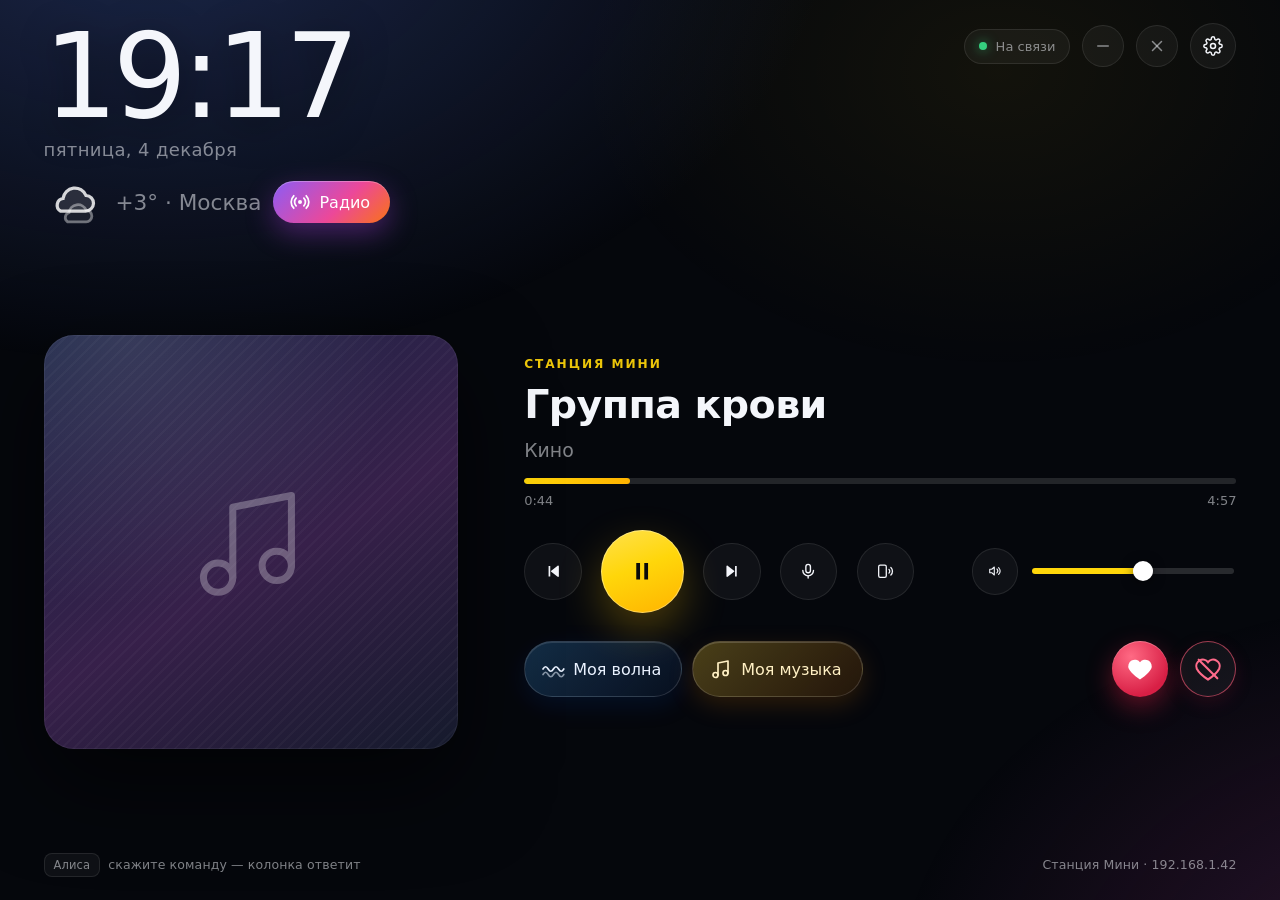
<file: Resources/index.html>
<!doctype html>
<html lang="ru">
<head>
<meta charset="utf-8">
<meta name="viewport" content="width=device-width, initial-scale=1, viewport-fit=cover">
<meta name="color-scheme" content="dark">
<title>Станция</title>
<style>
  :root {
    --bg: #05070c;
    --text: #f4f6fb;
    --muted: rgba(244, 246, 251, .52);
    --line: rgba(255, 255, 255, .09);
    --panel: rgba(255, 255, 255, .045);
    --accent: #ffd60a;
    --accent-2: #ffb300;
    --ok: #35d07f;
    --warn: #ffb020;
    --err: #ff5c5c;
  }
  * { -webkit-tap-highlight-color: transparent; }
  button:focus, input:focus, .round:focus, .iconbtn:focus { outline: none; }
  html, body {
    margin: 0; padding: 0; height: 100%; overflow: hidden;
    background: var(--bg); color: var(--text);
    font-family: -apple-system, "Roboto", "Segoe UI", system-ui, sans-serif;
    user-select: none; -webkit-user-select: none;
  }
  body::before {
    content: ""; position: fixed; inset: 0; pointer-events: none;
    background:
      radial-gradient(1100px 760px at 12% -12%, rgba(48, 68, 130, .55) 0%, transparent 62%),
      radial-gradient(900px 680px at 112% 112%, rgba(96, 36, 92, .45) 0%, transparent 60%),
      radial-gradient(700px 500px at 78% 8%, rgba(255, 214, 10, .06) 0%, transparent 60%);
  }
  /* ---------- weather background ---------- */
  .sky {
    position: fixed; left: 0; top: 0; right: 0; bottom: 0;
    overflow: hidden; pointer-events: none; z-index: 0;
    opacity: 1;
  }
  .sky > div { position: absolute; }
  .sky .sun, .sky .clouds, .sky .rainbox, .sky .snowbox,
  .sky .fogbox, .sky .flash { display: none; }
  .sky.w-sun .sun { display: block; }
  .sky.w-partly .sun, .sky.w-partly .clouds { display: block; }
  .sky.w-cloud .clouds { display: block; }
  .sky.w-rain .clouds, .sky.w-rain .rainbox { display: block; }
  .sky.w-thunder .clouds, .sky.w-thunder .rainbox, .sky.w-thunder .flash { display: block; }
  .sky.w-snow .clouds, .sky.w-snow .snowbox { display: block; }
  .sky.w-fog .fogbox { display: block; }

  .sun {
    width: 50vmax; height: 50vmax; right: -13vmax; top: -17vmax;
    border-radius: 50%;
    background: radial-gradient(circle, rgba(255, 214, 10, .40) 0%, rgba(255, 176, 0, .16) 38%, rgba(255, 176, 0, 0) 68%);
    animation: skySun 9s ease-in-out infinite;
  }
  @keyframes skySun {
    50% { transform: scale(1.07); opacity: .82; }
  }

  .cloud {
    position: absolute;
    width: 58vmax; height: 24vmax; border-radius: 50%;
    background: radial-gradient(ellipse at center,
      rgba(255, 255, 255, .22) 0%,
      rgba(255, 255, 255, .09) 52%,
      rgba(255, 255, 255, 0) 72%);
    animation: skyDrift linear infinite;
  }
  .c1 { top: 2%; left: -60vmax; animation-duration: 110s; }
  .c2 { top: 22%; left: -70vmax; animation-duration: 150s; animation-direction: reverse; opacity: .8; }
  .c3 { top: 46%; left: -65vmax; animation-duration: 190s; opacity: .65; }
  @keyframes skyDrift {
    from { transform: translateX(0); }
    to { transform: translateX(170vmax); }
  }

  .rainbox, .snowbox { left: 0; top: 0; right: 0; bottom: 0; }
  .drop {
    position: absolute; top: -18vh; width: 1.5px; height: 12vh;
    background: linear-gradient(180deg, rgba(150, 200, 255, 0), rgba(150, 200, 255, .55));
    animation: skyFall linear infinite;
  }
  @keyframes skyFall {
    from { transform: translateY(0); }
    to { transform: translateY(130vh); }
  }
  .flake {
    position: absolute; top: -6vh; width: 5px; height: 5px; border-radius: 50%;
    background: rgba(240, 248, 255, .85);
    box-shadow: 0 0 6px rgba(240, 248, 255, .45);
    animation: skySnow linear infinite;
  }
  @keyframes skySnow {
    from { transform: translate(0, 0); }
    to { transform: translate(3vw, 112vh); }
  }

  .fog {
    left: -25vw; width: 150vw; height: 26vh;
    background: linear-gradient(90deg,
      rgba(200, 210, 230, 0) 0%,
      rgba(200, 210, 230, .14) 45%,
      rgba(200, 210, 230, 0) 100%);
    animation: skyFog 26s ease-in-out infinite alternate;
  }
  .f1 { top: 18%; animation-duration: 22s; }
  .f2 { top: 42%; animation-duration: 34s; animation-direction: alternate-reverse; opacity: .7; }
  @keyframes skyFog {
    from { transform: translateX(-4vw); opacity: .45; }
    to { transform: translateX(4vw); opacity: .9; }
  }

  .flash {
    left: 0; top: 0; right: 0; bottom: 0;
    background: #ffffff;
    opacity: 0;
    animation: skyFlash 7.5s steps(1, end) infinite;
  }
  @keyframes skyFlash {
    0%, 90%, 100% { opacity: 0; }
    91% { opacity: .18; }
    92% { opacity: 0; }
    93% { opacity: .12; }
    94% { opacity: 0; }
  }

  .app {
    position: relative; z-index: 2; height: 100%; box-sizing: border-box;
    display: grid; grid-template-rows: auto 1fr auto;
    padding: clamp(18px, 2.6vh, 34px) clamp(20px, 3.4vw, 56px);
    gap: clamp(10px, 1.6vh, 22px);
  }
  /* ---------- header ---------- */
  header { display: flex; align-items: flex-start; justify-content: space-between; gap: 16px; }
  .clock {
    font-size: 104px;
    font-size: clamp(62px, 13vh, 150px); line-height: .92; font-weight: 200;
    letter-spacing: -.045em; font-variant-numeric: tabular-nums;
    text-shadow: 0 8px 40px rgba(0, 0, 0, .45);
  }
  /* ---------- варианты часов ---------- */
  .clock.neon {
    color: #8ef6ff; font-weight: 300; letter-spacing: .01em;
    text-shadow: 0 0 10px rgba(70, 230, 255, .9), 0 0 34px rgba(0, 150, 255, .55),
                 0 0 80px rgba(0, 90, 255, .35);
    animation: neonPulse 4.5s ease-in-out infinite;
  }
  @keyframes neonPulse {
    50% {
      text-shadow: 0 0 14px rgba(120, 245, 255, 1), 0 0 46px rgba(0, 170, 255, .7),
                   0 0 110px rgba(0, 110, 255, .45);
    }
  }
  .clock.mono {
    font-family: "Droid Sans Mono", "Courier New", monospace;
    font-weight: 400; letter-spacing: .06em; color: #c8ffe0;
    text-shadow: 0 0 16px rgba(80, 255, 170, .45);
  }
  .clock.stack { line-height: .78; letter-spacing: -.05em; }
  .clock.stack .stack-m {
    display: block; font-size: .52em; letter-spacing: .02em;
    color: #9fb2cc; margin-top: .06em;
  }
  .clock.flip { display: flex; align-items: center; letter-spacing: 0; margin-bottom: 6px; }
  .clock.flip .flipcard {
    display: inline-block; padding: .04em .13em .08em; border-radius: 14px;
    background: linear-gradient(180deg, #232c3d 0%, #121824 52%, #0b0f17 53%, #161d29 100%);
    border: 1px solid rgba(255, 255, 255, .14);
    box-shadow: inset 0 1px 0 rgba(255, 255, 255, .18), 0 12px 30px rgba(0, 0, 0, .5);
    animation: flipIn .55s ease-out;
  }
  .clock.flip .flipsep { padding: 0 .06em; color: #8b9bb4; }
  @keyframes flipIn {
    from { transform: rotateX(-88deg); opacity: .2; }
    to { transform: rotateX(0); opacity: 1; }
  }
  /* ---------- размер и положение блока времени ---------- */
  header { position: relative; }
  body.pos-center header { -webkit-justify-content: center; justify-content: center; }
  body.pos-center header .topright { position: absolute; right: 0; top: 0; }
  body.pos-center .timebox { text-align: center; }
  body.pos-center .timebox .weather { -webkit-justify-content: center; justify-content: center; }
  body.pos-right header { -webkit-flex-direction: row-reverse; flex-direction: row-reverse; }
  body.pos-right .timebox { text-align: right; }
  body.pos-right .timebox .weather { -webkit-justify-content: flex-end; justify-content: flex-end; }

  body.size-s .timebox .clock { font-size: clamp(44px, 8.4vh, 92px); }
  body.size-l .timebox .clock { font-size: clamp(78px, 17vh, 190px); }
  body.size-s .timebox .date { font-size: clamp(13px, 1.7vh, 17px); }
  body.size-l .timebox .date { font-size: clamp(17px, 2.3vh, 24px); }
  body.size-s .timebox .weather { font-size: clamp(15px, 2vh, 21px); }
  body.size-l .timebox .weather { font-size: clamp(20px, 3vh, 32px); }
  body.size-s .timebox .wicon { width: 48px; height: 48px; }
  body.size-l .timebox .wicon { width: 78px; height: 78px; }
  body.size-s .timebox .clock.flip { font-size: clamp(40px, 7vh, 70px); }
  body.size-l .timebox .clock.flip { font-size: clamp(60px, 11vh, 120px); }
  body.size-s .timebox .clock.stack { font-size: clamp(40px, 8vh, 80px); }
  body.size-l .timebox .clock.stack { font-size: clamp(60px, 12vh, 130px); }

  .chips { display: flex; flex-wrap: wrap; margin: -4px; }  .chip {
    margin: 4px; padding: 9px 16px; border-radius: 999px; cursor: pointer;
    border: 1px solid rgba(255, 255, 255, .16);
    background: rgba(255, 255, 255, .05); color: #e6edf7;
    font: inherit; font-size: 14px;
  }
  .chip.active { background: #ffd60a; border-color: #ffd60a; color: #1b1400; font-weight: 600; }
  .date { margin-top: 8px; color: var(--muted); font-size: clamp(15px, 2vh, 21px); letter-spacing: .02em; }
  .weather { margin-top: 14px; display: flex; align-items: center; gap: 12px; color: var(--muted); font-size: clamp(17px, 2.4vh, 26px); }
  .subrow { display: flex; align-items: center; margin-top: 12px; }
  .subrow .weather { margin-top: 0; }
  .subrow .radio-pill { margin-top: 0; margin-left: 12px; }
  .radio-pill {
    display: inline-flex; align-items: center; margin-top: 14px;
    padding: 10px 20px 10px 16px; border-radius: 999px; border: 0;
    color: #fff; font: inherit; font-size: 16px; cursor: pointer;
    background: linear-gradient(135deg, #8b5cf6 0%, #ec4899 58%, #f97316 100%);
    box-shadow: 0 10px 28px rgba(168, 60, 220, .38), inset 0 1px 0 rgba(255, 255, 255, .28);
    transition: transform .15s ease;
  }
  .radio-pill svg { width: 22px; height: 22px; margin-right: 8px; }
  .radio-pill:active { transform: scale(.95); }
  .wicon { width: 60px; height: 60px; flex: none; display: block; }
  .wicon svg { width: 100%; height: 100%; overflow: visible; }
  .wicon .rays { transform-box: view-box; transform-origin: 12px 12px; animation: w-spin 26s linear infinite; }
  .wicon .cloud { transform-box: view-box; transform-origin: 12px 12px; animation: w-float 6s ease-in-out infinite alternate; }
  .wicon .cloud2 { transform-box: view-box; transform-origin: 12px 12px; animation: w-float 8s ease-in-out infinite alternate-reverse; }
  .wicon .drop { animation: w-drop 1.4s linear infinite; }
  .wicon .flake { animation: w-fall 3.2s linear infinite; }
  .wicon .bolt { animation: w-flash 2.6s steps(1, end) infinite; }
  .wicon .mist { animation: w-mist 7s ease-in-out infinite alternate; }
  @keyframes w-spin { to { transform: rotate(360deg); } }
  @keyframes w-float { from { transform: translateY(0); } to { transform: translateY(1.4px); } }
  @keyframes w-drop {
    0% { transform: translateY(-1px); opacity: 0; }
    25% { opacity: 1; }
    100% { transform: translateY(3.5px); opacity: 0; }
  }
  @keyframes w-fall {
    0% { transform: translateY(-1.5px); opacity: 0; }
    30% { opacity: 1; }
    100% { transform: translateY(4px); opacity: 0; }
  }
  @keyframes w-flash { 0%, 55%, 100% { opacity: .2; } 60%, 72% { opacity: 1; } }
  @keyframes w-mist { from { transform: translateX(-1.6px); opacity: .45; } to { transform: translateX(1.6px); opacity: .9; } }
  .topright { display: flex; align-items: center; gap: 12px; }
  .pill {
    display: flex; align-items: center; gap: 9px;
    padding: 9px 14px; border-radius: 999px;
    background: var(--panel); border: 1px solid var(--line);
    font-size: 13px; color: var(--muted); white-space: nowrap;
  }
  .dot { width: 8px; height: 8px; border-radius: 50%; background: #666; box-shadow: 0 0 0 3px rgba(255,255,255,.04); }
  .dot.ready { background: var(--ok); box-shadow: 0 0 12px rgba(53, 208, 127, .7); }
  .dot.busy { background: var(--warn); animation: pulse 1.4s infinite; }
  .dot.err { background: var(--err); }
  @keyframes pulse { 50% { opacity: .35; } }
  .iconbtn {
    width: 46px; height: 46px; border-radius: 50%;
    border: 1px solid var(--line); background: var(--panel); color: var(--text);
    display: grid; place-items: center; cursor: pointer;
    transition: background .2s, transform .12s;
  }
  .iconbtn:active { transform: scale(.93); }
  .iconbtn.mini { width: 42px; height: 42px; color: var(--muted); }
  /* ---------- main ---------- */
  main {
    display: grid; grid-template-columns: minmax(220px, 36%) 1fr;
    gap: clamp(22px, 4vw, 64px); align-items: center; min-height: 0;
    align-content: center;
  }
  .cover {
    position: relative;
    width: 360px;
    width: min(46vh, 44vw, 420px);
    height: 360px;
    height: min(46vh, 44vw, 420px);
    border-radius: clamp(18px, 2.4vw, 30px); overflow: hidden;
    background: linear-gradient(150deg, #1c2547 0%, #37204a 55%, #151a2c 100%);
    box-shadow: 0 34px 90px rgba(0, 0, 0, .6), inset 0 0 0 1px rgba(255,255,255,.05);
    justify-self: start;
  }
  .cover img { position: absolute; inset: 0; width: 100%; height: 100%; object-fit: cover; display: none; }
  .cover .ph {
    position: absolute; inset: 0; display: grid; place-items: center;
    background:
      radial-gradient(120% 120% at 20% 0%, rgba(255,255,255,.10), transparent 55%),
      repeating-linear-gradient(135deg, rgba(255,255,255,.028) 0 2px, transparent 2px 8px);
  }
  .cover .ph svg { width: 34%; height: 34%; opacity: .28; }
  .info { display: flex; flex-direction: column; gap: clamp(10px, 1.4vh, 18px); min-width: 0; max-width: 820px; }
  .device {
    color: var(--accent); font-size: clamp(11px, 1.35vh, 14px); font-weight: 700;
    letter-spacing: .16em; text-transform: uppercase; opacity: .92;
    white-space: nowrap; overflow: hidden; text-overflow: ellipsis;
  }
  h1 {
    margin: 0; font-size: clamp(26px, 4.4vh, 50px); line-height: 1.08; font-weight: 700;
    letter-spacing: -.015em;
    display: -webkit-box; -webkit-line-clamp: 2; -webkit-box-orient: vertical; overflow: hidden;
  }
  .artist {
    color: var(--muted); font-size: clamp(15px, 2.1vh, 23px);
    white-space: nowrap; overflow: hidden; text-overflow: ellipsis;
  }
  .progress { margin-top: clamp(2px, .6vh, 10px); }
  .bar { height: 6px; border-radius: 999px; background: rgba(255,255,255,.12); overflow: hidden; }
  #fill { height: 100%; width: 0; border-radius: 999px; background: linear-gradient(90deg, var(--accent), var(--accent-2)); transition: width .25s linear; }
  .times { display: flex; justify-content: space-between; margin-top: 9px; color: var(--muted); font-size: 13px; font-variant-numeric: tabular-nums; }
  .controls { display: flex; align-items: center; gap: clamp(12px, 1.5vw, 22px); margin-top: clamp(4px, 1vh, 12px); }
  .round {
    width: 60px; height: 60px;
    width: clamp(52px, 6.4vh, 72px); height: clamp(52px, 6.4vh, 72px);
    border-radius: 50%;
    border: 1px solid var(--line); background: var(--panel); color: var(--text);
    display: grid; place-items: center; cursor: pointer;
    transition: transform .1s ease, background .2s ease, border-color .2s;
  }
  .round:hover { background: rgba(255,255,255,.08); }
  .round:active { transform: scale(.93); }
  .round svg { width: 42%; height: 42%; }
  .round.primary {
    width: 88px; height: 88px;
    width: clamp(72px, 9.2vh, 104px); height: clamp(72px, 9.2vh, 104px); border: none;
    background: linear-gradient(160deg, #ffe14d, var(--accent) 45%, var(--accent-2));
    color: #0a0a0a; box-shadow: 0 18px 44px rgba(255, 198, 0, .28), inset 0 0 0 1px rgba(255,255,255,.35);
  }
  .round.primary svg { width: 40%; height: 40%; }
  .round.live {
    border-color: rgba(255, 214, 10, .65);
    box-shadow: 0 0 0 2px rgba(255, 214, 10, .22);
    animation: micpulse 1.5s ease-in-out infinite;
  }
  .round.active {
    border-color: rgba(255, 214, 10, .6);
    color: var(--accent);
    background: rgba(255, 214, 10, .08);
  }
  @keyframes micpulse {
    50% { box-shadow: 0 0 0 9px rgba(255, 214, 10, .05); }
  }
  .quickrow { display: flex; margin-top: 16px; }
  .quickbtn {
    display: flex; align-items: center; margin-right: 10px;
    padding: 12px 20px 12px 16px; border-radius: 999px;
    border: 1px solid rgba(255, 255, 255, .14);
    color: #eaf2ff; font: inherit; font-size: 16px; cursor: pointer;
    background: linear-gradient(135deg, rgba(70, 170, 255, .24), rgba(30, 90, 200, .10));
    box-shadow: 0 8px 24px rgba(0, 60, 160, .18), inset 0 1px 0 rgba(255, 255, 255, .12);
    transition: transform .15s ease, box-shadow .2s ease;
  }
  .quickbtn svg { width: 24px; height: 24px; margin-right: 8px; }
  .quickbtn.tune {
    background: linear-gradient(135deg, rgba(255, 210, 60, .28), rgba(255, 130, 0, .12));
    color: #fff0c4;
    box-shadow: 0 8px 24px rgba(180, 100, 0, .22), inset 0 1px 0 rgba(255, 255, 255, .16);
  }
  .quickbtn:active { transform: scale(.96); }

  .likegroup { display: flex; align-items: center; margin-left: auto; }
  .likebtn {
    width: 56px; height: 56px; border-radius: 50%; margin-left: 12px;
    display: flex; align-items: center; justify-content: center;
    border: 0; color: #fff; cursor: pointer;
    background: radial-gradient(circle at 34% 28%, #ff6a84, #d81f45 72%);
    box-shadow: 0 10px 26px rgba(220, 30, 70, .42), inset 0 1px 0 rgba(255, 255, 255, .25);
    transition: transform .15s ease;
  }
  .likebtn svg { width: 28px; height: 28px; }
  .likebtn.dislike {
    border: 1.5px solid rgba(255, 90, 120, .6);
    background: rgba(255, 255, 255, .05);
    color: #ff6b8b;
    box-shadow: 0 6px 18px rgba(160, 20, 60, .18);
  }
  .likebtn:active { transform: scale(.9); }

  .voice-hint { min-height: 16px; margin-top: 2px; color: var(--muted); font-size: 12.5px; letter-spacing: .01em;
    white-space: nowrap; overflow: hidden; text-overflow: ellipsis; }
  .volume { display: flex; align-items: center; gap: 12px; margin-left: clamp(18px, 3vw, 44px); flex: 1; max-width: 300px; min-width: 140px; }
  .volume .round { width: 48px; height: 48px; width: clamp(44px, 5.2vh, 54px); height: clamp(44px, 5.2vh, 54px); flex: none; }
  input[type=range] {
    -webkit-appearance: none; appearance: none; flex: 1; height: 6px; border-radius: 999px;
    background: linear-gradient(90deg, var(--accent) 0%, var(--accent) var(--v, 50%), rgba(255,255,255,.14) var(--v, 50%));
    outline: none;
  }
  input[type=range]::-webkit-slider-thumb {
    -webkit-appearance: none; width: 20px; height: 20px; border-radius: 50%;
    background: #fff; box-shadow: 0 2px 12px rgba(0,0,0,.55); cursor: pointer;
  }
  footer { display: flex; align-items: center; justify-content: space-between; gap: 16px; color: var(--muted); font-size: 12.5px; letter-spacing: .01em; }
  .hint { display: flex; align-items: center; gap: 8px; }
  .kbd { padding: 4px 9px; border-radius: 8px; border: 1px solid var(--line); background: var(--panel); font-size: 11.5px; }
  /* ---------- settings ---------- */
  .overlay {
    position: fixed; inset: 0; z-index: 20; display: grid; place-items: center;
    background: rgba(4, 6, 11, .78); backdrop-filter: blur(18px); padding: 20px;
    opacity: 0; pointer-events: none; transition: opacity .18s ease;
  }
  .overlay.open { opacity: 1; pointer-events: auto; }
  .panel {
    position: relative;
    width: min(700px, 94vw); max-height: 90vh; overflow: auto;
    background: #0b0f17; border: 1px solid var(--line); border-radius: 26px;
    padding: clamp(20px, 3vw, 32px); box-shadow: 0 40px 120px rgba(0,0,0,.7);
  }
  .panel h2 { margin: 0 0 4px; font-size: 22px; letter-spacing: -.01em; padding-right: 130px; }
  .panel > p { padding-right: 130px; }
  .panel p { color: var(--muted); font-size: 13.5px; line-height: 1.5; margin: 6px 0 0; }
  .field { margin-top: 18px; }
  .field label { display: block; font-size: 12px; letter-spacing: .1em; text-transform: uppercase; color: var(--muted); margin-bottom: 8px; }
  .field input {
    width: 100%; box-sizing: border-box; padding: 13px 14px; border-radius: 14px;
    border: 1px solid var(--line); background: rgba(255,255,255,.04); color: var(--text);
    font-size: 14px; font-family: ui-monospace, "SF Mono", Consolas, monospace; outline: none;
  }
  .field input:focus { border-color: rgba(255, 214, 10, .5); }
  .row { display: flex; gap: 10px; margin-top: 12px; flex-wrap: wrap; }
  .btn {
    padding: 12px 18px; border-radius: 13px; border: 1px solid var(--line);
    background: rgba(255,255,255,.05); color: var(--text); font-size: 14px; cursor: pointer;
    transition: background .2s, transform .1s;
  }
  .btn:active { transform: scale(.97); }
  .btn.accent { background: linear-gradient(160deg, #ffe14d, var(--accent)); color: #111; border: none; font-weight: 700; }
  .btn.ghost { background: transparent; }
  .devices { margin-top: 14px; display: flex; flex-direction: column; gap: 8px; }
  .dev {
    display: flex; align-items: center; justify-content: space-between; gap: 12px;
    padding: 13px 15px; border-radius: 14px; border: 1px solid var(--line);
    background: rgba(255,255,255,.03); cursor: pointer;
  }
  .dev:hover { background: rgba(255,255,255,.06); }
  .dev .nm { font-size: 14.5px; }
  .dev .pl { color: var(--muted); font-size: 12px; margin-top: 3px; }
  .dev .go { color: var(--accent); font-size: 13px; font-weight: 600; }
  .statusline { margin-top: 16px; font-size: 12.5px; color: var(--muted); line-height: 1.6; font-family: ui-monospace, Consolas, monospace; word-break: break-all; white-space: pre-line; }
  .divider { height: 1px; background: var(--line); margin: 22px 0 6px; }
  .close { position: absolute; top: 18px; right: 18px; }
  @media (max-height: 840px) {
    .panel { padding: 16px 22px; border-radius: 20px; max-height: calc(100vh - 44px); }
    .panel > p { display: none; }
    .panel h2 { font-size: 19px; }
    .panel p { font-size: 12px; }
    .field { margin-top: 8px; }
    .field label { margin-bottom: 4px; font-size: 10.5px; }
    .field input { padding: 8px 12px; }
    .btn { padding: 9px 14px; }
    .row { margin-top: 8px; }
    .devices { gap: 5px; margin-top: 8px; }
    .dev { padding: 8px 12px; }
    .statusline { margin-top: 8px; font-size: 11px; }
    .divider { margin: 10px 0 2px; }
  }
  @media (max-aspect-ratio: 1/1) {
    main {
      grid-template-columns: 1fr; grid-template-rows: auto auto;
      gap: 22px; align-content: center; align-items: center; justify-items: center;
    }
    .cover { width: min(30vh, 54vw); height: min(30vh, 54vw); justify-self: center; }
    .info { width: 100%; max-width: 640px; }
    .volume { max-width: none; }
    footer { display: none; }
  }
</style>
<link rel="stylesheet" href="legacy.css">
<script>
(function () {
  var ok = false;
  try { ok = !!(window.CSS && CSS.supports && CSS.supports("display", "grid")); } catch (e) { }
  if (!ok || /[?&]legacy=1/.test(location.search)) document.documentElement.className += " legacy";
})();
</script>
</head>
<body>
<div class="sky w-none" id="sky">
  <div class="sun"></div>
  <div class="clouds">
    <div class="cloud c1"></div>
    <div class="cloud c2"></div>
    <div class="cloud c3"></div>
  </div>
  <div class="rainbox" id="rainbox"></div>
  <div class="snowbox" id="snowbox"></div>
  <div class="fogbox">
    <div class="fog f1"></div>
    <div class="fog f2"></div>
  </div>
  <div class="flash"></div>
</div>
<div class="app">
  <header>
    <div class="timebox">
      <div class="clock" id="clock">00:00</div>
      <div class="date" id="date">—</div>
      <div class="subrow">
        <div class="weather" id="weather" style="display:none">
          <span class="wicon" id="wIco"></span><span id="wText"></span>
        </div>
        <button class="radio-pill" id="radioBtn">
        <svg viewBox="0 0 24 24" fill="none" stroke="currentColor" stroke-width="1.9" stroke-linecap="round">
          <circle cx="12" cy="12" r="2.2" fill="currentColor" stroke="none"></circle>
          <path d="M7.8 7.8a6 6 0 0 0 0 8.4"></path>
          <path d="M16.2 7.8a6 6 0 0 1 0 8.4"></path>
          <path d="M5.2 5.2a9.6 9.6 0 0 0 0 13.6"></path>
          <path d="M18.8 5.2a9.6 9.6 0 0 1 0 13.6"></path>
        </svg>
        <span>Радио</span>
      </button>
      </div>
    </div>
    <div class="topright">
      <div class="pill"><span class="dot" id="dot"></span><span id="statusText">Запуск…</span></div>
      <button class="iconbtn mini" id="minBtn" aria-label="Свернуть">
        <svg width="18" height="18" viewBox="0 0 24 24" fill="none" stroke="currentColor" stroke-width="2" stroke-linecap="round">
          <path d="M5 12h14"></path>
        </svg>
      </button>
      <button class="iconbtn mini" id="closeBtn" aria-label="Закрыть приложение">
        <svg width="18" height="18" viewBox="0 0 24 24" fill="none" stroke="currentColor" stroke-width="2" stroke-linecap="round">
          <path d="M6 6l12 12"></path>
          <path d="M18 6L6 18"></path>
        </svg>
      </button>
      <button class="iconbtn" id="gear" aria-label="Настройки">
        <svg width="20" height="20" viewBox="0 0 24 24" fill="none" stroke="currentColor" stroke-width="1.8" stroke-linecap="round" stroke-linejoin="round">
          <circle cx="12" cy="12" r="3"></circle>
          <path d="M19.4 15a1.65 1.65 0 0 0 .33 1.82l.06.06a2 2 0 1 1-2.83 2.83l-.06-.06a1.65 1.65 0 0 0-1.82-.33 1.65 1.65 0 0 0-1 1.51V21a2 2 0 1 1-4 0v-.09A1.65 1.65 0 0 0 9 19.4a1.65 1.65 0 0 0-1.82.33l-.06.06a2 2 0 1 1-2.83-2.83l.06-.06a1.65 1.65 0 0 0 .33-1.82 1.65 1.65 0 0 0-1.51-1H3a2 2 0 1 1 0-4h.09A1.65 1.65 0 0 0 4.6 9a1.65 1.65 0 0 0-.33-1.82l-.06-.06a2 2 0 1 1 2.83-2.83l.06.06a1.65 1.65 0 0 0 1.82.33H9a1.65 1.65 0 0 0 1-1.51V3a2 2 0 1 1 4 0v.09a1.65 1.65 0 0 0 1 1.51 1.65 1.65 0 0 0 1.82-.33l.06-.06a2 2 0 1 1 2.83 2.83l-.06.06a1.65 1.65 0 0 0-.33 1.82V9a1.65 1.65 0 0 0 1.51 1H21a2 2 0 1 1 0 4h-.09a1.65 1.65 0 0 0-1.51 1z"></path>
        </svg>
      </button>
    </div>
  </header>

  <main>
    <div class="cover">
      <div class="ph" id="ph">
        <svg viewBox="0 0 24 24" fill="none" stroke="white" stroke-width="1.2" stroke-linecap="round" stroke-linejoin="round">
          <path d="M9 18V6l10-2v12"></path>
          <circle cx="6.5" cy="18" r="2.5"></circle>
          <circle cx="16.5" cy="16" r="2.5"></circle>
        </svg>
      </div>
      <img id="cover" alt="">
    </div>

    <section class="info">
      <div class="device" id="deviceName">Яндекс Станция</div>
      <h1 id="title">Ничего не играет</h1>
      <div class="artist" id="artist">Скажите «Алиса, включи музыку»</div>

      <div class="progress">
        <div class="bar"><div id="fill"></div></div>
        <div class="times"><span id="pos">0:00</span><span id="dur">0:00</span></div>
      </div>

      <div class="controls">
        <button class="round" id="prev" aria-label="Предыдущий трек">
          <svg viewBox="0 0 24 24" fill="currentColor"><path d="M6 5h2.2v14H6zM19.5 5.6v12.8c0 .8-.9 1.3-1.6.8l-8.4-6.4a1 1 0 0 1 0-1.6l8.4-6.4c.7-.5 1.6 0 1.6.8z"/></svg>
        </button>
        <button class="round primary" id="play" aria-label="Играть или пауза">
          <svg id="icoPlay" viewBox="0 0 24 24" fill="currentColor"><path d="M8 5.3v13.4c0 .9 1 1.4 1.7.9l10-6.7a1.1 1.1 0 0 0 0-1.8l-10-6.7A1.1 1.1 0 0 0 8 5.3z"/></svg>
          <svg id="icoPause" viewBox="0 0 24 24" fill="currentColor" style="display:none"><path d="M7 5h3.2v14H7zM13.8 5H17v14h-3.2z"/></svg>
        </button>
        <button class="round" id="next" aria-label="Следующий трек">
          <svg viewBox="0 0 24 24" fill="currentColor"><path d="M15.8 5H18v14h-2.2zM4.5 5.6v12.8c0 .8.9 1.3 1.6.8l8.4-6.4a1 1 0 0 0 0-1.6L6.1 4.8c-.7-.5-1.6 0-1.6.8z"/></svg>
        </button>
        <button class="round" id="mic" aria-label="Голосовая команда">
          <svg viewBox="0 0 24 24" fill="none" stroke="currentColor" stroke-width="1.8" stroke-linecap="round" stroke-linejoin="round">
            <rect x="9" y="3" width="6" height="11" rx="3"></rect>
            <path d="M5 11a7 7 0 0 0 14 0"></path>
            <path d="M12 18v3"></path>
          </svg>
        </button>
        <button class="round" id="route" aria-label="Звук: колонка или планшет">
          <svg viewBox="0 0 24 24" fill="none" stroke="currentColor" stroke-width="1.7" stroke-linecap="round" stroke-linejoin="round">
            <rect x="3.5" y="4" width="10" height="16" rx="2"></rect>
            <path d="M17 9.5a3.5 3.5 0 0 1 0 5"></path>
            <path d="M19.5 7a7 7 0 0 1 0 10"></path>
          </svg>
        </button>

        <div class="volume">
          <button class="round" id="mute" aria-label="Выключить звук">
            <svg viewBox="0 0 24 24" fill="none" stroke="currentColor" stroke-width="1.9" stroke-linecap="round" stroke-linejoin="round">
              <path d="M11 5 6.5 9H3v6h3.5L11 19z"></path>
              <path d="M15.5 8.5a5 5 0 0 1 0 7"></path>
              <path d="M18.5 6a9 9 0 0 1 0 12" id="wave2"></path>
            </svg>
          </button>
          <input id="vol" type="range" min="0" max="100" value="50" aria-label="Громкость">
        </div>
      </div>

      <div class="quickrow">
        <button class="quickbtn wave" id="waveBtn">
          <svg viewBox="0 0 24 24" fill="none" stroke="currentColor" stroke-width="1.7" stroke-linecap="round">
            <path d="M2 12c1.8-3 3.4-3 5.2 0s3.4 3 5.2 0 3.4-3 5.2 0 3.4 3 5.2 0"></path>
            <path d="M2 17.5c1.8-3 3.4-3 5.2 0s3.4 3 5.2 0 3.4-3 5.2 0 3.4 3 5.2 0" opacity=".55"></path>
          </svg>
          <span>Моя волна</span>
        </button>
        <button class="quickbtn tune" id="tuneBtn">
          <svg viewBox="0 0 24 24" fill="none" stroke="currentColor" stroke-width="1.7" stroke-linecap="round" stroke-linejoin="round">
            <path d="M9 18V6l10-2v12"></path>
            <circle cx="6.5" cy="18" r="2.5"></circle>
            <circle cx="16.5" cy="16" r="2.5"></circle>
          </svg>
          <span>Моя музыка</span>
        </button>
        <div class="likegroup">
          <button class="likebtn" id="likeBtn" aria-label="Лайк">
            <svg viewBox="0 0 24 24" fill="currentColor" stroke="none">
              <path d="M12 21s-7.2-4.6-9.6-9.2A5.6 5.6 0 0 1 12 6.2a5.6 5.6 0 0 1 9.6 5.6C19.2 16.4 12 21 12 21z"></path>
            </svg>
          </button>
          <button class="likebtn dislike" id="dislikeBtn" aria-label="Дизлайк">
            <svg viewBox="0 0 24 24" fill="none" stroke="currentColor" stroke-width="1.8" stroke-linecap="round">
              <path d="M12 21s-7.2-4.6-9.6-9.2A5.6 5.6 0 0 1 12 6.2a5.6 5.6 0 0 1 9.6 5.6C19.2 16.4 12 21 12 21z"></path>
              <path d="M4 4l16 16"></path>
            </svg>
          </button>
        </div>
      </div>

      <div class="voice-hint" id="voiceHint"></div>
    </section>
  </main>

  <footer>
    <div class="hint"><span class="kbd">Алиса</span><span id="hintText">скажите команду — колонка ответит</span></div>
    <div id="netInfo">—</div>
  </footer>
</div>

<div class="overlay" id="overlay">
  <div class="panel">
    <button class="btn ghost close" id="closeOverlay">Закрыть</button>
    <h2>Подключение</h2>
    <p>Пульт работает напрямую с колонкой по локальной сети. Нужен OAuth-токен Яндекса — он хранится только на планшете.</p>

    <div class="field">
      <label>Токен доступа</label>
      <input id="tokenInput" type="password" placeholder="вставьте access_token" autocomplete="off" spellcheck="false">
      <div class="row">
        <button class="btn" id="openOauth">Открыть страницу Яндекса</button>
        <button class="btn accent" id="saveToken">Сохранить токен</button>
      </div>
      <p>После входа скопируйте из адресной строки значение после <b>access_token=</b> до <b>&amp;</b>.</p>
    </div>

    <div class="divider"></div>

    <div class="field">
      <label>Колонка</label>
      <div class="devices" id="devices"></div>
      <div class="row">
        <button class="btn" id="refresh">Обновить список</button>
        <button class="btn ghost" id="showHost">IP вручную</button>
      </div>
    </div>

    <div class="field hostblock" id="hostBlock" style="display:none">
      <label>IP-адрес колонки</label>
      <input id="hostInput" type="text" placeholder="192.168.1.42" autocomplete="off" spellcheck="false">
      <div class="row">
        <button class="btn" id="saveHost">Сохранить адрес</button>
        <button class="btn ghost" id="autoHost">Искать автоматически</button>
      </div>
    </div>

    <div class="field">
      <label>Город для погоды</label>
      <input id="cityInput" type="text" placeholder="определять автоматически" autocomplete="off" spellcheck="false">
      <div class="row">
        <button class="btn" id="saveCity">Сохранить город</button>
      </div>
    </div>

    <div class="field">
      <label>Стиль часов</label>
      <div class="chips" id="clockChips">
        <button class="chip" data-clock="classic">Классика</button>
        <button class="chip" data-clock="neon">Неон</button>
        <button class="chip" data-clock="mono">Моно</button>
        <button class="chip" data-clock="stack">Вертикальные</button>
        <button class="chip" data-clock="flip">Флип</button>
      </div>
    </div>

    <div class="field">
      <label>Размер часов</label>
      <div class="chips" id="sizeChips">
        <button class="chip" data-size="s">Мелкий</button>
        <button class="chip" data-size="m">Средний</button>
        <button class="chip" data-size="l">Крупный</button>
      </div>
    </div>

    <div class="field">
      <label>Расположение</label>
      <div class="chips" id="posChips">
        <button class="chip" data-pos="left">Слева</button>
        <button class="chip" data-pos="center">По центру</button>
        <button class="chip" data-pos="right">Справа</button>
      </div>
    </div>

    <div class="field">
      <label>Голос</label>
      <div class="row">
        <button class="btn" id="wakeBtn">Слушать «Алису» постоянно</button>
      </div>
      <div class="row" id="quickCmds">
        <button class="btn" data-cmd="включи видео">Видео</button>
        <button class="btn" data-cmd="пауза">Пауза</button>
        <button class="btn" data-cmd="продолжи">Продолжи</button>
        <button class="btn" data-cmd="громче">Громче</button>
        <button class="btn" data-cmd="тише">Тише</button>
        <button class="btn" data-cmd="включи мою волну">Моя волна</button>
        <button class="btn" data-cmd="включи мою музыку">Моя музыка</button>
      </div>
      <p>Планшет слушает микрофоном и отправляет команды колонке — как будто вы сказали их Алисе.</p>
    </div>

    <div class="field">
      <label>Команда Алисе текстом</label>
      <input id="cmdInput" type="text" placeholder="например, включи видео" autocomplete="off" spellcheck="false">
      <div class="row">
        <button class="btn" id="sendCmd">Отправить</button>
      </div>
    </div>

    <div class="statusline" id="statusline">—</div>
  </div>
</div>

<script>
(function () {
  "use strict";
  var bridge = window.Station || null;
  var mockMode = !bridge || /[?&]mock=1/.test(location.search);

  // ------------------------------------------------------------- mock
  var mockPos = 42, mockAt = Date.now();
  var mockState = {
    status: "ready", error: "", tokenSet: true, deviceId: "mock-device",
    deviceName: "Станция Мини", host: "192.168.1.42", playing: true, volume: 0.55,
    title: "Группа крови", artist: "Кино", cover: "",
    progress: mockPos, duration: 297, alice: "IDLE",
    weather: { ok: true, temp: 3, code: 119, city: "Москва", manualCity: "" },
    voice: { status: "ready", progress: 100, error: "", partial: "", listening: false, ready: true, wake: false },
    audio: { mode: "station", error: "", playing: false, trackId: "" },
    devices: [{ id: "mock-device", name: "Станция Мини", platform: "yandexmini_2" }]
  };
  var wcodeMatch = /[?&]wcode=(\d+)/.exec(location.search);
  if (wcodeMatch) mockState.weather.code = parseInt(wcodeMatch[1], 10);
  var mock = {
    state: function () {
      if (mockState.playing) mockState.progress = mockPos + (Date.now() - mockAt) / 1000;
      if (mockState.progress > mockState.duration) mockState.progress = 0;
      return JSON.stringify(mockState);
    },
    action: function (what, value) {
      if (what === "playPause") {
        if (mockState.playing) { mockPos = mockState.progress; mockState.playing = false; }
        else { mockAt = Date.now(); mockState.playing = true; }
      } else if (what === "next") { mockPos = 0; mockAt = Date.now(); mockState.title = "Звезда по имени Солнце"; }
      else if (what === "prev") { mockPos = 0; mockAt = Date.now(); mockState.title = "Группа крови"; }
      else if (what === "volume") { mockState.volume = parseFloat(value); }
      else if (what === "mute") { mockState.volume = mockState.volume > 0 ? 0 : 0.55; }
      else if (what === "audioMode") { mockState.audio.mode = value; }
    },
    config: function () { return JSON.stringify({ token: "mock", deviceId: "mock-device", platform: "yandexmini_2", name: "Станция Мини", host: "192.168.1.42", port: 1961 }); },
    weatherConfig: function () { return JSON.stringify({ ok: true, manualCity: "" }); },
    setCity: function () {},
    voiceToggle: function () { mockState.voice.listening = !mockState.voice.listening; },
    setWake: function (v) { mockState.voice.wake = !!v; mockState.voice.listening = !!v; },
    sendText: function () {},
    saveConfig: function () {},
    oauthUrl: function () { return "https://oauth.yandex.ru/authorize?response_type=token&client_id=23cabbbdc6cd418abb4b39c32c41195d"; },
    openUrl: function (u) { window.open(u, "_blank"); }
  };
  var api = mockMode ? mock : bridge;

  var $ = function (id) { return document.getElementById(id); };

  // фоновая погода: капли и снежинки создаём один раз, показываем по классу
  var skyBuilt = false;
  var lastSky = "";
  function buildSky() {
    if (skyBuilt) return;
    skyBuilt = true;
    var legacy = document.documentElement.className.indexOf("legacy") >= 0;
    var rain = $("rainbox"), snow = $("snowbox");
    var nRain = legacy ? 18 : 40;
    var nSnow = legacy ? 16 : 28;
    var i, d;
    for (i = 0; i < nRain; i++) {
      d = document.createElement("div");
      d.className = "drop";
      d.style.left = (Math.random() * 100) + "%";
      d.style.height = (8 + Math.random() * 10) + "vh";
      d.style.animationDuration = (0.7 + Math.random() * 0.7) + "s";
      d.style.animationDelay = (-Math.random() * 2) + "s";
      d.style.opacity = (0.35 + Math.random() * 0.45).toFixed(2);
      rain.appendChild(d);
    }
    for (i = 0; i < nSnow; i++) {
      d = document.createElement("div");
      d.className = "flake";
      var sz = 3 + Math.random() * 3;
      d.style.left = (Math.random() * 100) + "%";
      d.style.width = sz + "px";
      d.style.height = sz + "px";
      d.style.animationDuration = (6 + Math.random() * 6) + "s";
      d.style.animationDelay = (-Math.random() * 10) + "s";
      d.style.opacity = (0.4 + Math.random() * 0.5).toFixed(2);
      snow.appendChild(d);
    }
  }

  function updateSky(kind) {
    var k = kind || "none";
    if (k === lastSky) return;
    lastSky = k;
    buildSky();
    $("sky").className = "sky w-" + k;
  }

  var st = { status: "idle", playing: false, volume: 0.5, progress: 0, duration: 0, devices: [] };
  var posBase = 0, posAt = 0, dragging = false, lastCover = "";
  var username = "";

  // ------------------------------------------------------------- clock
  var MONTHS = ["января", "февраля", "марта", "апреля", "мая", "июня", "июля", "августа", "сентября", "октября", "ноября", "декабря"];
  var DAYS = ["воскресенье", "понедельник", "вторник", "среда", "четверг", "пятница", "суббота"];

  function two(n) { return n < 10 ? "0" + n : "" + n; }

  var clockStyle = "classic";
  try { clockStyle = localStorage.getItem("clockStyle") || "classic"; } catch (e) { }
  try {
    var cq = /[?&]clock=([a-z]+)/.exec(location.search);
    if (cq) clockStyle = cq[1];
  } catch (e) { }
  var lastFlip = "", lastStack = "";

  function applyClockStyle() {
    var c = $("clock");
    c.className = "clock" + (clockStyle === "classic" ? "" : " " + clockStyle);
    var chips = document.querySelectorAll("#clockChips .chip");
    for (var i = 0; i < chips.length; i++) {
      var on = chips[i].getAttribute("data-clock") === clockStyle;
      chips[i].className = "chip" + (on ? " active" : "");
    }
  }

  function setClockStyle(s) {
    clockStyle = s;
    lastFlip = "";
    lastStack = "";
    try { localStorage.setItem("clockStyle", s); } catch (e) { }
    applyClockStyle();
    tickClock();
  }

  function tickClock() {
    var d = new Date();
    var hh = two(d.getHours()), mm = two(d.getMinutes());
    var c = $("clock");
    if (clockStyle === "mono") {
      c.textContent = hh + ":" + mm + ":" + two(d.getSeconds());
    } else if (clockStyle === "stack") {
      var sk = hh + ":" + mm;
      if (sk !== lastStack) {
        lastStack = sk;
        c.innerHTML = hh + '<span class="stack-m">' + mm + "</span>";
      }
    } else if (clockStyle === "flip") {
      var fk = hh + mm;
      if (fk !== lastFlip) {
        lastFlip = fk;
        c.innerHTML = '<span class="flipcard">' + hh + '</span><span class="flipsep">:</span><span class="flipcard">' + mm + "</span>";
      }
    } else {
      c.textContent = hh + ":" + mm;
    }
    $("date").textContent = DAYS[d.getDay()] + ", " + d.getDate() + " " + MONTHS[d.getMonth()];
  }
  applyClockStyle();
  setInterval(tickClock, 1000);
  tickClock();

  var clockChips = document.querySelectorAll("#clockChips .chip");
  for (var ci = 0; ci < clockChips.length; ci++) {
    clockChips[ci].onclick = function () {
      setClockStyle(this.getAttribute("data-clock"));
    };
  }

  var clockSize = "m", clockPos = "left";
  try { clockSize = localStorage.getItem("clockSize") || "m"; } catch (e) { }
  try { clockPos = localStorage.getItem("clockPos") || "left"; } catch (e) { }
  try {
    var sq = /[?&]size=([a-z]+)/.exec(location.search);
    if (sq) clockSize = sq[1];
    var pq = /[?&]pos=([a-z]+)/.exec(location.search);
    if (pq) clockPos = pq[1];
  } catch (e) { }

  function markChips(id, attr, val) {
    var list = document.querySelectorAll("#" + id + " .chip");
    for (var i = 0; i < list.length; i++) {
      var on = list[i].getAttribute(attr) === val;
      list[i].className = "chip" + (on ? " active" : "");
    }
  }

  function applyLayout() {
    var b = document.body;
    if (b) {
      var cls = (b.className || "").replace(/\bsize-[a-z]+\b/g, "").replace(/\bpos-[a-z]+\b/g, "");
      cls = cls.replace(/\s+/g, " ").replace(/^\s+|\s+$/g, "");
      b.className = (cls ? cls + " " : "") + "size-" + clockSize + " pos-" + clockPos;
    }
    markChips("sizeChips", "data-size", clockSize);
    markChips("posChips", "data-pos", clockPos);
  }

  function setClockSize(s) {
    clockSize = s;
    try { localStorage.setItem("clockSize", s); } catch (e) { }
    applyLayout();
  }

  function setClockPos(p) {
    clockPos = p;
    try { localStorage.setItem("clockPos", p); } catch (e) { }
    applyLayout();
  }

  applyLayout();

  var sizeChips = document.querySelectorAll("#sizeChips .chip");
  for (var si = 0; si < sizeChips.length; si++) {
    sizeChips[si].onclick = function () {
      setClockSize(this.getAttribute("data-size"));
    };
  }
  var posChips = document.querySelectorAll("#posChips .chip");
  for (var pi = 0; pi < posChips.length; pi++) {
    posChips[pi].onclick = function () {
      setClockPos(this.getAttribute("data-pos"));
    };
  }

  // ------------------------------------------------------------- state
  function poll() {
    var raw;
    try { raw = api.state(); } catch (e) { raw = ""; }
    if (raw) {
      try {
        var next = JSON.parse(raw);
        if (next.status === "ready" || next.title || next.playing) { }
        st = next;
      } catch (e) { }
    }
    render();
    setTimeout(poll, 250);
  }

  function fmt(sec) {    sec = Math.max(0, Math.floor(sec || 0));
    var m = Math.floor(sec / 60), s = sec % 60;
    if (m >= 60) { var h = Math.floor(m / 60); return h + ":" + two(m % 60) + ":" + two(s); }
    return m + ":" + two(s);
  }

  function currentPos() {
    if (!st.playing) return st.progress || 0;
    var p = (st.progress || 0) + (Date.now() - posAt) / 1000;
    if (st.duration && p > st.duration) p = st.duration;
    return p;
  }

  var RAIN = [176, 263, 266, 293, 296, 299, 302, 305, 308, 353, 356, 359];
  var SNOW = [179, 182, 185, 227, 230, 320, 323, 326, 329, 332, 335, 338, 368, 371];

  function weatherKind(code) {
    if (code === 113) return "sun";
    if (code === 116) return "partly";
    if (code === 119 || code === 122) return "cloud";
    if (code === 143 || code === 248 || code === 260) return "fog";
    if (RAIN.indexOf(code) >= 0) return "rain";
    if (SNOW.indexOf(code) >= 0) return "snow";
    if (code === 200 || code === 386 || code === 389) return "thunder";
    return "cloud";
  }

  var SCENES = {
    sun: '<svg viewBox="0 0 24 24" fill="none" stroke="#ffd60a" stroke-width="1.5" stroke-linecap="round">' +
      '<g class="rays"><path d="M12 2.6v2.1M12 19.3v2.1M2.6 12h2.1M19.3 12h2.1M5.2 5.2l1.5 1.5M17.3 17.3l1.5 1.5M18.8 5.2l-1.5 1.5M6.7 17.3l-1.5 1.5"/></g>' +
      '<circle cx="12" cy="12" r="4.3" fill="#ffd60a" stroke="none"/></svg>',
    partly: '<svg viewBox="0 0 24 24" fill="none" stroke-linecap="round">' +
      '<g stroke="#ffd60a" stroke-width="1.4"><circle cx="8.6" cy="8.6" r="3" fill="#ffd60a" stroke="none"/>' +
      '<path d="M8.6 2.6v1.5M2.6 8.6h1.5M4.3 4.3l1.1 1.1M12.9 4.3l-1.1 1.1" opacity=".9"/></g>' +
      '<path class="cloud" d="M8.4 18.4h8.4a2.9 2.9 0 0 0 .2-5.8 4.3 4.3 0 0 0-8.2 1.1 2.5 2.5 0 0 0-.4 4.7z" fill="rgba(255,255,255,.14)" stroke="rgba(255,255,255,.85)" stroke-width="1.2"/></svg>',
    cloud: '<svg viewBox="0 0 24 24" fill="none">' +
      '<path class="cloud" d="M6.6 15.6h10a3.1 3.1 0 0 0 .2-6.2 4.8 4.8 0 0 0-9.2 1.2 2.7 2.7 0 0 0-1 5z" fill="rgba(255,255,255,.12)" stroke="rgba(255,255,255,.82)" stroke-width="1.3"/>' +
      '<path class="cloud2" d="M9.4 19.9h7.4a2.3 2.3 0 0 0 .1-4.6 3.6 3.6 0 0 0-6.9 1 2 2 0 0 0-.6 3.6z" fill="rgba(255,255,255,.06)" stroke="rgba(255,255,255,.4)" stroke-width="1.1"/></svg>',
    rain: '<svg viewBox="0 0 24 24" fill="none">' +
      '<path d="M6.8 14.6h9.8a3 3 0 0 0 .2-6 4.6 4.6 0 0 0-8.9 1.2 2.6 2.6 0 0 0-1.1 4.8z" fill="rgba(255,255,255,.12)" stroke="rgba(255,255,255,.85)" stroke-width="1.2"/>' +
      '<g stroke="#7cc4ff" stroke-width="1.7" stroke-linecap="round">' +
      '<path class="drop" style="animation-delay:-.1s" d="M8.7 16.7l-.6 2.1"/>' +
      '<path class="drop" style="animation-delay:-.6s" d="M12 16.7l-.6 2.1"/>' +
      '<path class="drop" style="animation-delay:-1.1s" d="M15.3 16.7l-.6 2.1"/></g></svg>',
    snow: '<svg viewBox="0 0 24 24" fill="none">' +
      '<path d="M6.8 14.6h9.8a3 3 0 0 0 .2-6 4.6 4.6 0 0 0-8.9 1.2 2.6 2.6 0 0 0-1.1 4.8z" fill="rgba(255,255,255,.12)" stroke="rgba(255,255,255,.85)" stroke-width="1.2"/>' +
      '<g fill="#dff3ff"><circle class="flake" style="animation-delay:-.2s" cx="8.7" cy="17.6" r="1"/>' +
      '<circle class="flake" style="animation-delay:-1.2s" cx="12" cy="17.6" r="1"/>' +
      '<circle class="flake" style="animation-delay:-2.2s" cx="15.3" cy="17.6" r="1"/></g></svg>',
    thunder: '<svg viewBox="0 0 24 24" fill="none">' +
      '<path d="M6.8 14.2h9.8a3 3 0 0 0 .2-6 4.6 4.6 0 0 0-8.9 1.2 2.6 2.6 0 0 0-1.1 4.8z" fill="rgba(255,255,255,.12)" stroke="rgba(255,255,255,.85)" stroke-width="1.2"/>' +
      '<path class="bolt" d="M12.7 14.9l-2.6 4h2l-1 2.8 3.1-4.2h-1.9l1.2-2.6z" fill="#ffd60a"/></svg>',
    fog: '<svg viewBox="0 0 24 24" fill="none" stroke="rgba(255,255,255,.7)" stroke-width="1.5" stroke-linecap="round">' +
      '<path class="mist" style="animation-delay:-.2s" d="M4.2 9.4h13.2"/>' +
      '<path class="mist" style="animation-delay:-1.2s" d="M6.4 13h13.4"/>' +
      '<path class="mist" style="animation-delay:-2.2s" d="M4.8 16.6h10.8"/></svg>'
  };

  var lastWeatherKind = "";

  function render() {
    // status pill
    var map = {
      ready: ["На связи", "ready"],
      connecting: ["Подключаюсь…", "busy"],
      discovering: ["Ищу колонку…", "busy"],
      loading: ["Загружаю колонки…", "busy"],
      no_host: ["Колонка не в сети", "err"],
      no_token: ["Нужен токен", "err"],
      bad_token: ["Токен не подошёл", "err"],
      no_device: ["Выберите колонку", "err"],
      error: ["Ошибка", "err"],
      idle: ["Ожидание", ""]
    };
    var m = map[st.status] || [st.status, ""];
    $("statusText").textContent = m[0];
    $("dot").className = "dot " + m[1];

    var w = st.weather || {};
    if (w.ok) {
      $("weather").style.display = "flex";
      var kind = weatherKind(w.code);
      updateSky(kind);
      if (kind !== lastWeatherKind) {
        lastWeatherKind = kind;
        $("wIco").innerHTML = SCENES[kind] || SCENES.cloud;
      }
      var t = w.temp > 0 ? "+" + w.temp : "" + w.temp;
      $("wText").textContent = t + "° · " + (w.city || "");
    } else {
      $("weather").style.display = "none";
      updateSky("none");
    }

    var voice = st.voice || {};
    $("mic").className = "round" + (voice.listening ? " live" : "");
    var vh = "";
    if (voice.status === "loading" && voice.pending) {
      vh = "Готовлю модель распознавания…";
    } else if (voice.listening) {
      vh = "Слушаю…" + (voice.partial ? " " + voice.partial : "");
    } else if (voice.wake) {
      vh = "Жду «Алису»";
    } else if (voice.error) {
      vh = voice.error;
    }
    var audio = st.audio || {};
    $("route").className = "round" + (audio.mode === "tablet" ? " active" : "");
    if (!vh && audio.mode === "tablet") vh = "Звук на планшете";
    if (!vh && audio.error) vh = audio.error;
    $("voiceHint").textContent = vh;
    if (overlayOpen) {
      $("wakeBtn").textContent = voice.wake
        ? "Выключить постоянное слушание"
        : "Слушать «Алису» постоянно";
    }

    $("deviceName").textContent = st.deviceName || "Яндекс Станция";
    $("title").textContent = st.title || "Ничего не играет";
    $("artist").textContent = st.artist || (st.playing ? "" : "Скажите «Алиса, включи музыку»");

    // progress
    var pos = currentPos();
    var dur = st.duration || 0;
    $("fill").style.width = dur ? Math.min(100, (pos / dur) * 100) + "%" : "0%";
    $("pos").textContent = fmt(pos);
    $("dur").textContent = fmt(dur);

    // play icon
    $("icoPlay").style.display = st.playing ? "none" : "";
    $("icoPause").style.display = st.playing ? "" : "none";

    // cover
    var cover = st.cover || "";
    if (cover !== lastCover) {
      lastCover = cover;
      if (cover) {
        var img = $("cover");
        img.onload = function () { img.style.display = "block"; $("ph").style.display = "none"; };
        img.onerror = function () { img.style.display = "none"; $("ph").style.display = "grid"; };
        img.src = cover;
      } else {
        $("cover").style.display = "none";
        $("ph").style.display = "grid";
      }
    }

    // volume
    if (!dragging) {
      var v = Math.round((st.volume || 0) * 100);
      $("vol").value = v;
      try { $("vol").style.setProperty("--v", v + "%"); } catch (e) { }
    }

    // footer
    $("netInfo").textContent = st.host ? (st.deviceName || "колонка") + " · " + st.host : "локальная сеть";

    // settings status line
    if (overlayOpen) {
      var line = "статус: " + st.status;
      if (st.error) line += "\nошибка: " + st.error;
      if (st.host) line += "\nадрес: " + st.host + ":1961";
      if (st.alice) line += "\nалиса: " + st.alice;
      $("statusline").textContent = line;
      renderDevices();
    }
  }

  // ------------------------------------------------------------- settings
  var overlayOpen = false;
  function openOverlay() {
    overlayOpen = true;
    $("overlay").classList.add("open");
    try {
      var cfg = JSON.parse(api.config());
      if (cfg.token) $("tokenInput").value = cfg.token;
      if (cfg.host) $("hostInput").value = cfg.host;
      if (api.weatherConfig) {
        var wc = JSON.parse(api.weatherConfig());
        if (wc.manualCity) $("cityInput").value = wc.manualCity;
      }
    } catch (e) { }
  }
  function closeOverlay() {
    overlayOpen = false;
    $("overlay").classList.remove("open");
  }

  var renderedDevices = "";
  function renderDevices() {
    var list = st.devices || [];
    var key = JSON.stringify([list, st.deviceId, st.deviceName, st.host]);
    if (key === renderedDevices) return;
    renderedDevices = key;
    var box = $("devices");
    box.innerHTML = "";
    if (!list.length) {
      if (st.deviceId) {
        var cur = document.createElement("div");
        cur.className = "dev";
        cur.innerHTML = '<div><div class="nm"></div><div class="pl"></div></div><div class="go">Подключено</div>';
        cur.querySelector(".nm").textContent = st.deviceName || "Колонка";
        cur.querySelector(".pl").textContent = (st.host || "") + (st.host ? ":1961" : "");
        box.appendChild(cur);
      } else {
        var empty = document.createElement("div");
        empty.className = "dev";
        empty.innerHTML = '<div><div class="nm">Колонки не найдены</div><div class="pl">проверьте токен и нажмите «Обновить список»</div></div>';
        box.appendChild(empty);
      }
      return;
    }
    list.forEach(function (d) {
      var el = document.createElement("div");
      el.className = "dev";
      var pid = d.id || d.device_id || "";
      var nm = d.name || "Станция";
      var pl = d.platform || "";
      el.innerHTML = '<div><div class="nm"></div><div class="pl"></div></div><div class="go">Подключить</div>';
      el.querySelector(".nm").textContent = nm;
      el.querySelector(".pl").textContent = pl + (pid ? " · " + pid : "");
      el.addEventListener("click", function () {
        api.saveConfig(JSON.stringify({ deviceId: pid, platform: pl, name: nm, host: "" }));
        closeOverlay();
      });
      box.appendChild(el);
    });
  }

  // ------------------------------------------------------------- events
  $("gear").addEventListener("click", openOverlay);
  $("closeOverlay").addEventListener("click", function () {
    if (st.tokenSet === false) return; // без токена не закрываем
    closeOverlay();
  });
  $("overlay").addEventListener("click", function (e) {
    if (e.target === $("overlay") && st.tokenSet !== false) closeOverlay();
  });
  $("openOauth").addEventListener("click", function () { api.openUrl(api.oauthUrl()); });
  $("saveToken").addEventListener("click", function () {
    var t = $("tokenInput").value.trim();
    if (!t) return;
    api.saveConfig(JSON.stringify({ token: t }));
    api.action("refresh", "");
    setTimeout(function () { if (st.status === "no_token") openOverlay(); }, 400);
  });
  $("refresh").addEventListener("click", function () { api.action("refresh", ""); });
  $("showHost").addEventListener("click", function () {
    var block = $("hostBlock");
    block.style.display = block.style.display === "none" ? "block" : "none";
  });
  $("saveHost").addEventListener("click", function () {
    var h = $("hostInput").value.trim();
    if (!h) return;
    api.saveConfig(JSON.stringify({ host: h }));
  });
  $("saveCity").addEventListener("click", function () {
    if (api.setCity) api.setCity($("cityInput").value.trim());
  });
  $("autoHost").addEventListener("click", function () {
    api.saveConfig(JSON.stringify({ host: "" }));
    $("hostInput").value = "";
  });

  $("mic").addEventListener("click", function () {
    if (api.voiceToggle) api.voiceToggle();
  });
  $("route").addEventListener("click", function () {
    var cur = (st.audio && st.audio.mode) || "station";
    api.action("audioMode", cur === "tablet" ? "station" : "tablet");
  });
  $("wakeBtn").addEventListener("click", function () {
    if (api.setWake) api.setWake(!(st.voice && st.voice.wake));
  });
  $("sendCmd").addEventListener("click", function () {
    var v = $("cmdInput").value.trim();
    if (v && api.sendText) api.sendText(v);
  });
  Array.prototype.forEach.call(document.querySelectorAll("[data-cmd]"), function (b) {
    b.addEventListener("click", function () {
      if (api.sendText) api.sendText(b.getAttribute("data-cmd"));
    });
  });
  $("play").addEventListener("click", function () { api.action("playPause", ""); });
  $("next").addEventListener("click", function () { api.action("next", ""); });
  $("prev").addEventListener("click", function () { api.action("prev", ""); });
  $("mute").addEventListener("click", function () { api.action("mute", ""); });

  var vol = $("vol");
  vol.addEventListener("input", function () {
    dragging = true;
    try { vol.style.setProperty("--v", vol.value + "%"); } catch (e) { }
  });
  vol.addEventListener("change", function () {
    dragging = false;
    api.action("volume", String(vol.value / 100));
  });

  document.addEventListener("keydown", function (e) {
    if (e.key === " " || e.code === "Space") { e.preventDefault(); api.action("playPause", ""); }
    else if (e.key === "ArrowRight") api.action("next", "");
    else if (e.key === "ArrowLeft") api.action("prev", "");
    else if (e.key === "ArrowUp") api.action("volume", String(Math.min(1, (st.volume || 0) + 0.1)));
    else if (e.key === "ArrowDown") api.action("volume", String(Math.max(0, (st.volume || 0) - 0.1)));
  });

  // ------------------------------------------------------------- start
  function quickCommand(text) {
    if (api.sendText) api.sendText(text);
    $("hintText").textContent = "Отправлено: «" + text + "»";
    setTimeout(function () {
      $("hintText").textContent = "скажите команду — колонка ответит";
    }, 4000);
  }
  $("waveBtn").addEventListener("click", function () { quickCommand("включи мою волну"); });
  $("tuneBtn").addEventListener("click", function () { quickCommand("включи мою музыку"); });
  $("radioBtn").addEventListener("click", function () { quickCommand("включи радио"); });
  $("likeBtn").addEventListener("click", function () { quickCommand("лайк"); });
  $("dislikeBtn").addEventListener("click", function () { quickCommand("дизлайк"); });
  $("minBtn").addEventListener("click", function () { api.action("minimize", ""); });
  $("closeBtn").addEventListener("click", function () { api.action("exit", ""); });
  if (window.webkit && window.webkit.messageHandlers && window.webkit.messageHandlers.cmd) {
    $("minBtn").style.display = "none";
    $("closeBtn").style.display = "none";
  }

  posAt = Date.now();
  poll();
  setTimeout(function () {
    if (!st.tokenSet) openOverlay();
    if (/[?&]screen=settings/.test(location.search)) openOverlay();
  }, 600);
})();
</script>
</body>
</html>
</file>
<file: Resources/legacy.css>
/* Упрощённая тема для старых WebView (Android 5.x, Chromium < 49):
   без CSS-переменных, grid, clamp() и gap. */

html.legacy body {
  background: #05070c !important;
  color: #f4f6fb !important;
  font-family: Roboto, "Segoe UI", sans-serif !important;
}

html.legacy .app {
  display: -webkit-flex !important;
  display: flex !important;
  -webkit-flex-direction: column !important;
  flex-direction: column !important;
  padding: 22px 34px !important;
  height: 100% !important;
  box-sizing: border-box !important;
}

html.legacy header {
  display: -webkit-flex !important;
  display: flex !important;
  -webkit-align-items: flex-start !important;
  align-items: flex-start !important;
  -webkit-justify-content: space-between !important;
  justify-content: space-between !important;
}

html.legacy .clock {
  font-size: 86px !important;
  line-height: 1 !important;
  font-weight: 200 !important;
  letter-spacing: -2px !important;
  color: #f4f6fb !important;
}

html.legacy .clock.neon { color: #8ef6ff !important; }
html.legacy .clock.mono { color: #c8ffe0 !important; letter-spacing: 2px !important; }
html.legacy .clock.stack { font-size: 76px !important; line-height: .84 !important; }
html.legacy .clock.stack .stack-m { color: #9fb2cc !important; font-size: .52em !important; }
html.legacy .clock.flip { font-size: 66px !important; display: -webkit-flex !important; display: flex !important; }
html.legacy .clock.flip .flipcard { background: #141a26 !important; border: 1px solid #2a3446 !important; }
html.legacy .chip { font-size: 13px !important; padding: 8px 14px !important; }
html.legacy .chip.active { background: #ffd60a !important; border-color: #ffd60a !important; color: #1b1400 !important; }

html.legacy body.size-s .timebox .clock { font-size: 64px !important; }
html.legacy body.size-l .timebox .clock { font-size: 104px !important; }
html.legacy body.size-s .timebox .date { font-size: 15px !important; }
html.legacy body.size-l .timebox .date { font-size: 21px !important; }
html.legacy body.size-s .timebox .weather { font-size: 17px !important; }
html.legacy body.size-l .timebox .weather { font-size: 24px !important; }
html.legacy body.size-s .timebox .wicon { width: 36px !important; height: 36px !important; }
html.legacy body.size-l .timebox .wicon { width: 58px !important; height: 58px !important; }
html.legacy body.size-s .timebox .clock.flip { font-size: 50px !important; }
html.legacy body.size-l .timebox .clock.flip { font-size: 78px !important; }
html.legacy body.size-s .timebox .clock.stack { font-size: 56px !important; }
html.legacy body.size-l .timebox .clock.stack { font-size: 90px !important; }

html.legacy body.pos-center header { -webkit-justify-content: center !important; justify-content: center !important; }
html.legacy body.pos-center header .topright { position: absolute !important; right: 0 !important; top: 0 !important; }
html.legacy body.pos-center .timebox { text-align: center !important; }
html.legacy body.pos-center .timebox .weather { -webkit-justify-content: center !important; justify-content: center !important; }
html.legacy body.pos-right header { -webkit-flex-direction: row-reverse !important; flex-direction: row-reverse !important; }
html.legacy body.pos-right .timebox { text-align: right !important; }
html.legacy body.pos-right .timebox .weather { -webkit-justify-content: flex-end !important; justify-content: flex-end !important; }

html.legacy .date {
  margin-top: 8px !important;
  color: #8b93a7 !important;
  font-size: 18px !important;
}

html.legacy .weather {
  display: -webkit-flex !important;
  display: flex !important;
  -webkit-align-items: center !important;
  align-items: center !important;
  margin-top: 12px !important;
  color: #8b93a7 !important;
  font-size: 21px !important;
}

html.legacy .wicon {
  display: block !important;
  width: 44px !important;
  height: 44px !important;
  margin-right: 10px !important;
  -webkit-animation: w-bob 5s ease-in-out infinite alternate !important;
  animation: w-bob 5s ease-in-out infinite alternate !important;
}
html.legacy .wicon svg { width: 30px !important; height: 30px !important; }
html.legacy .wicon .drop,
html.legacy .wicon .flake,
html.legacy .wicon .mist,
html.legacy .wicon .bolt,
html.legacy .wicon .rays {
  -webkit-animation: w-fade 1.6s ease-in-out infinite !important;
  animation: w-fade 1.6s ease-in-out infinite !important;
}
@-webkit-keyframes w-bob {
  from { -webkit-transform: translateY(0); }
  to { -webkit-transform: translateY(-2px); }
}
@keyframes w-bob {
  from { transform: translateY(0); }
  to { transform: translateY(-2px); }
}
@-webkit-keyframes w-fade {
  0%, 100% { opacity: .2; }
  50% { opacity: 1; }
}
@keyframes w-fade {
  0%, 100% { opacity: .2; }
  50% { opacity: 1; }
}

html.legacy .topright {
  display: -webkit-flex !important;
  display: flex !important;
  -webkit-align-items: center !important;
  align-items: center !important;
}

html.legacy .pill {
  margin-right: 10px !important;
  padding: 8px 13px !important;
  border-radius: 20px !important;
  background: #121722 !important;
  border: 1px solid #252b38 !important;
  color: #8b93a7 !important;
  font-size: 13px !important;
}

html.legacy .dot {
  display: inline-block !important;
  width: 8px !important;
  height: 8px !important;
  border-radius: 50% !important;
  background: #666 !important;
  margin-right: 7px !important;
}
html.legacy .dot.ready { background: #35d07f !important; }
html.legacy .dot.busy { background: #ffb020 !important; }
html.legacy .dot.err { background: #ff5c5c !important; }

html.legacy .iconbtn {
  width: 44px !important;
  height: 44px !important;
  border-radius: 50% !important;
  border: 1px solid #252b38 !important;
  background: #121722 !important;
  color: #f4f6fb !important;
}

html.legacy .iconbtn.mini {
  width: 40px !important;
  height: 40px !important;
  border-color: #1f2530 !important;
  background: #0f141d !important;
  color: #8b93a7 !important;
}

html.legacy .quickbtn { font-size: 15px !important; padding: 11px 18px 11px 15px !important; }
html.legacy .quickbtn svg { width: 22px !important; height: 22px !important; }
html.legacy .radio-pill {
  font-size: 15px !important;
  padding: 9px 18px 9px 14px !important;
  background: -webkit-linear-gradient(135deg, #8b5cf6 0%, #ec4899 58%, #f97316 100%) !important;
  background: linear-gradient(135deg, #8b5cf6 0%, #ec4899 58%, #f97316 100%) !important;
}
html.legacy .radio-pill svg { width: 20px !important; height: 20px !important; }
html.legacy .subrow { display: -webkit-flex !important; display: flex !important; -webkit-align-items: center !important; align-items: center !important; }
html.legacy .subrow .weather { margin-top: 0 !important; }
html.legacy .subrow .radio-pill { margin-top: 0 !important; margin-left: 10px !important; }
html.legacy .likebtn { width: 52px !important; height: 52px !important; }
html.legacy .likebtn svg { width: 26px !important; height: 26px !important; }
html.legacy .likebtn.dislike { background: #12161f !important; }

html.legacy main {
  display: -webkit-flex !important;
  display: flex !important;
  -webkit-align-items: center !important;
  align-items: center !important;
  -webkit-flex: 1 !important;
  flex: 1 !important;
  margin-top: 10px !important;
}

html.legacy .cover {
  width: 330px !important;
  height: 330px !important;
  -webkit-flex: none !important;
  flex: none !important;
  margin-right: 46px !important;
  border-radius: 24px !important;
  background: #1b2440 !important;
  box-shadow: 0 24px 60px rgba(0, 0, 0, .55) !important;
}

html.legacy .info {
  -webkit-flex: 1 !important;
  flex: 1 !important;
  max-width: 760px !important;
  display: -webkit-flex !important;
  display: flex !important;
  -webkit-flex-direction: column !important;
  flex-direction: column !important;
}

html.legacy .device {
  color: #ffd60a !important;
  font-size: 12px !important;
  font-weight: bold !important;
  letter-spacing: 2px !important;
  text-transform: uppercase !important;
  margin-bottom: 10px !important;
}

html.legacy h1 {
  margin: 0 !important;
  font-size: 40px !important;
  line-height: 1.1 !important;
  color: #f4f6fb !important;
}

html.legacy .artist {
  margin-top: 6px !important;
  color: #8b93a7 !important;
  font-size: 20px !important;
}

html.legacy .progress { margin-top: 18px !important; }
html.legacy .bar {
  height: 6px !important;
  border-radius: 3px !important;
  background: #262b38 !important;
  overflow: hidden !important;
}
html.legacy #fill {
  height: 6px !important;
  width: 0;
  background: #ffd60a !important;
  border-radius: 3px !important;
}
html.legacy .times {
  display: -webkit-flex !important;
  display: flex !important;
  -webkit-justify-content: space-between !important;
  justify-content: space-between !important;
  margin-top: 8px !important;
  color: #8b93a7 !important;
  font-size: 13px !important;
}

html.legacy .controls {
  display: -webkit-flex !important;
  display: flex !important;
  -webkit-align-items: center !important;
  align-items: center !important;
  margin-top: 20px !important;
}

html.legacy .round {
  width: 58px !important;
  height: 58px !important;
  border-radius: 50% !important;
  border: 1px solid #252b38 !important;
  background: #121722 !important;
  color: #f4f6fb !important;
  margin-right: 12px !important;
  padding: 0 !important;
  display: inline-block !important;
}
html.legacy .round svg { width: 24px !important; height: 24px !important; vertical-align: middle !important; }
html.legacy .round.primary {
  width: 86px !important;
  height: 86px !important;
  background: #ffd60a !important;
  border: none !important;
  color: #111 !important;
  margin-right: 12px !important;
}
html.legacy .round.primary svg { width: 32px !important; height: 32px !important; }
html.legacy .round.active { border-color: #ffd60a !important; color: #ffd60a !important; }

html.legacy .round:focus,
html.legacy .btn:focus,
html.legacy .iconbtn:focus {
  outline: none !important;
  -webkit-tap-highlight-color: rgba(0, 0, 0, 0) !important;
}

html.legacy .volume {
  display: -webkit-flex !important;
  display: flex !important;
  -webkit-align-items: center !important;
  align-items: center !important;
  margin-left: auto !important;
  width: 280px !important;
}
html.legacy .volume .round { width: 48px !important; height: 48px !important; margin-right: 10px !important; }
html.legacy .volume .round svg { width: 20px !important; height: 20px !important; }

html.legacy input[type=range] {
  -webkit-appearance: none !important;
  width: 210px !important;
  height: 6px !important;
  border-radius: 3px !important;
  background: #2a3040 !important;
  outline: none !important;
}
html.legacy input[type=range]::-webkit-slider-thumb {
  -webkit-appearance: none !important;
  width: 18px !important;
  height: 18px !important;
  border-radius: 50% !important;
  background: #ffffff !important;
}

html.legacy .voice-hint {
  min-height: 16px !important;
  margin-top: 10px !important;
  color: #8b93a7 !important;
  font-size: 13px !important;
}

html.legacy footer {
  display: -webkit-flex !important;
  display: flex !important;
  -webkit-justify-content: space-between !important;
  justify-content: space-between !important;
  margin-top: auto !important;
  padding-top: 12px !important;
  color: #8b93a7 !important;
  font-size: 12px !important;
}
html.legacy .kbd {
  padding: 3px 8px !important;
  border: 1px solid #252b38 !important;
  border-radius: 6px !important;
  background: #121722 !important;
  margin-right: 8px !important;
}

html.legacy .overlay {
  position: fixed !important;
  left: 0; top: 0; right: 0; bottom: 0;
  background: rgba(4, 6, 11, .92) !important;
  display: none !important;
  z-index: 20 !important;
}
html.legacy .overlay.open { display: -webkit-flex !important; display: flex !important;
  -webkit-align-items: center !important; align-items: center !important;
  -webkit-justify-content: center !important; justify-content: center !important; }

html.legacy .panel {
  width: 660px !important;
  max-height: 92% !important;
  overflow: auto !important;
  background: #0b0f17 !important;
  border: 1px solid #252b38 !important;
  border-radius: 20px !important;
  padding: 22px 26px !important;
  position: relative !important;
}
html.legacy .panel h2 { margin: 0 0 4px !important; font-size: 20px !important; color: #f4f6fb !important; padding-right: 120px !important; }
html.legacy .panel p { color: #8b93a7 !important; font-size: 12.5px !important; line-height: 1.5 !important; }
html.legacy .panel > p { padding-right: 120px !important; }

html.legacy .field { margin-top: 14px !important; }
html.legacy .field label {
  display: block !important;
  color: #8b93a7 !important;
  font-size: 11px !important;
  letter-spacing: 1px !important;
  text-transform: uppercase !important;
  margin-bottom: 6px !important;
}
html.legacy .field input {
  width: 100% !important;
  box-sizing: border-box !important;
  padding: 10px 12px !important;
  border-radius: 12px !important;
  border: 1px solid #252b38 !important;
  background: #121722 !important;
  color: #f4f6fb !important;
  font-size: 14px !important;
}

html.legacy .row {
  display: -webkit-flex !important;
  display: flex !important;
  -webkit-flex-wrap: wrap !important;
  flex-wrap: wrap !important;
  margin-top: 10px !important;
}
html.legacy .btn {
  padding: 10px 16px !important;
  border-radius: 11px !important;
  border: 1px solid #252b38 !important;
  background: #121722 !important;
  color: #f4f6fb !important;
  font-size: 13px !important;
  margin: 0 8px 8px 0 !important;
}
html.legacy .btn.accent {
  background: #ffd60a !important;
  color: #111 !important;
  border: none !important;
  font-weight: bold !important;
}
html.legacy .btn.ghost { background: transparent !important; }

html.legacy .devices { margin-top: 10px !important; }
html.legacy .dev {
  display: -webkit-flex !important;
  display: flex !important;
  -webkit-align-items: center !important;
  align-items: center !important;
  -webkit-justify-content: space-between !important;
  justify-content: space-between !important;
  border: 1px solid #252b38 !important;
  background: #10141d !important;
  border-radius: 12px !important;
  padding: 10px 12px !important;
  margin-bottom: 8px !important;
}
html.legacy .dev .nm { color: #f4f6fb !important; font-size: 14px !important; }
html.legacy .dev .pl { color: #8b93a7 !important; font-size: 12px !important; margin-top: 3px !important; }
html.legacy .dev .go { color: #ffd60a !important; font-size: 13px !important; font-weight: bold !important; }

html.legacy .divider { height: 1px !important; background: #252b38 !important; margin: 14px 0 4px !important; }

html.legacy .statusline {
  margin-top: 10px !important;
  color: #8b93a7 !important;
  font-size: 11.5px !important;
  line-height: 1.6 !important;
  white-space: pre-line !important;
  word-break: break-all !important;
}

html.legacy .close {
  position: absolute !important;
  top: 16px !important;
  right: 16px !important;
  margin: 0 !important;
}

@media (max-height: 840px) {
  html.legacy .panel { padding: 14px 20px !important; }
  html.legacy .panel > p { display: none !important; }
  html.legacy .field { margin-top: 9px !important; }
  html.legacy .field label { margin-bottom: 4px !important; }
  html.legacy .field input { padding: 8px 11px !important; }
  html.legacy .btn { padding: 8px 12px !important; font-size: 12.5px !important; }
  html.legacy .row { margin-top: 8px !important; }
  html.legacy .devices { margin-top: 8px !important; }
  html.legacy .dev { padding: 8px 10px !important; margin-bottom: 6px !important; }
  html.legacy .divider { margin: 10px 0 2px !important; }
  html.legacy .statusline { margin-top: 8px !important; }
}
</file>
